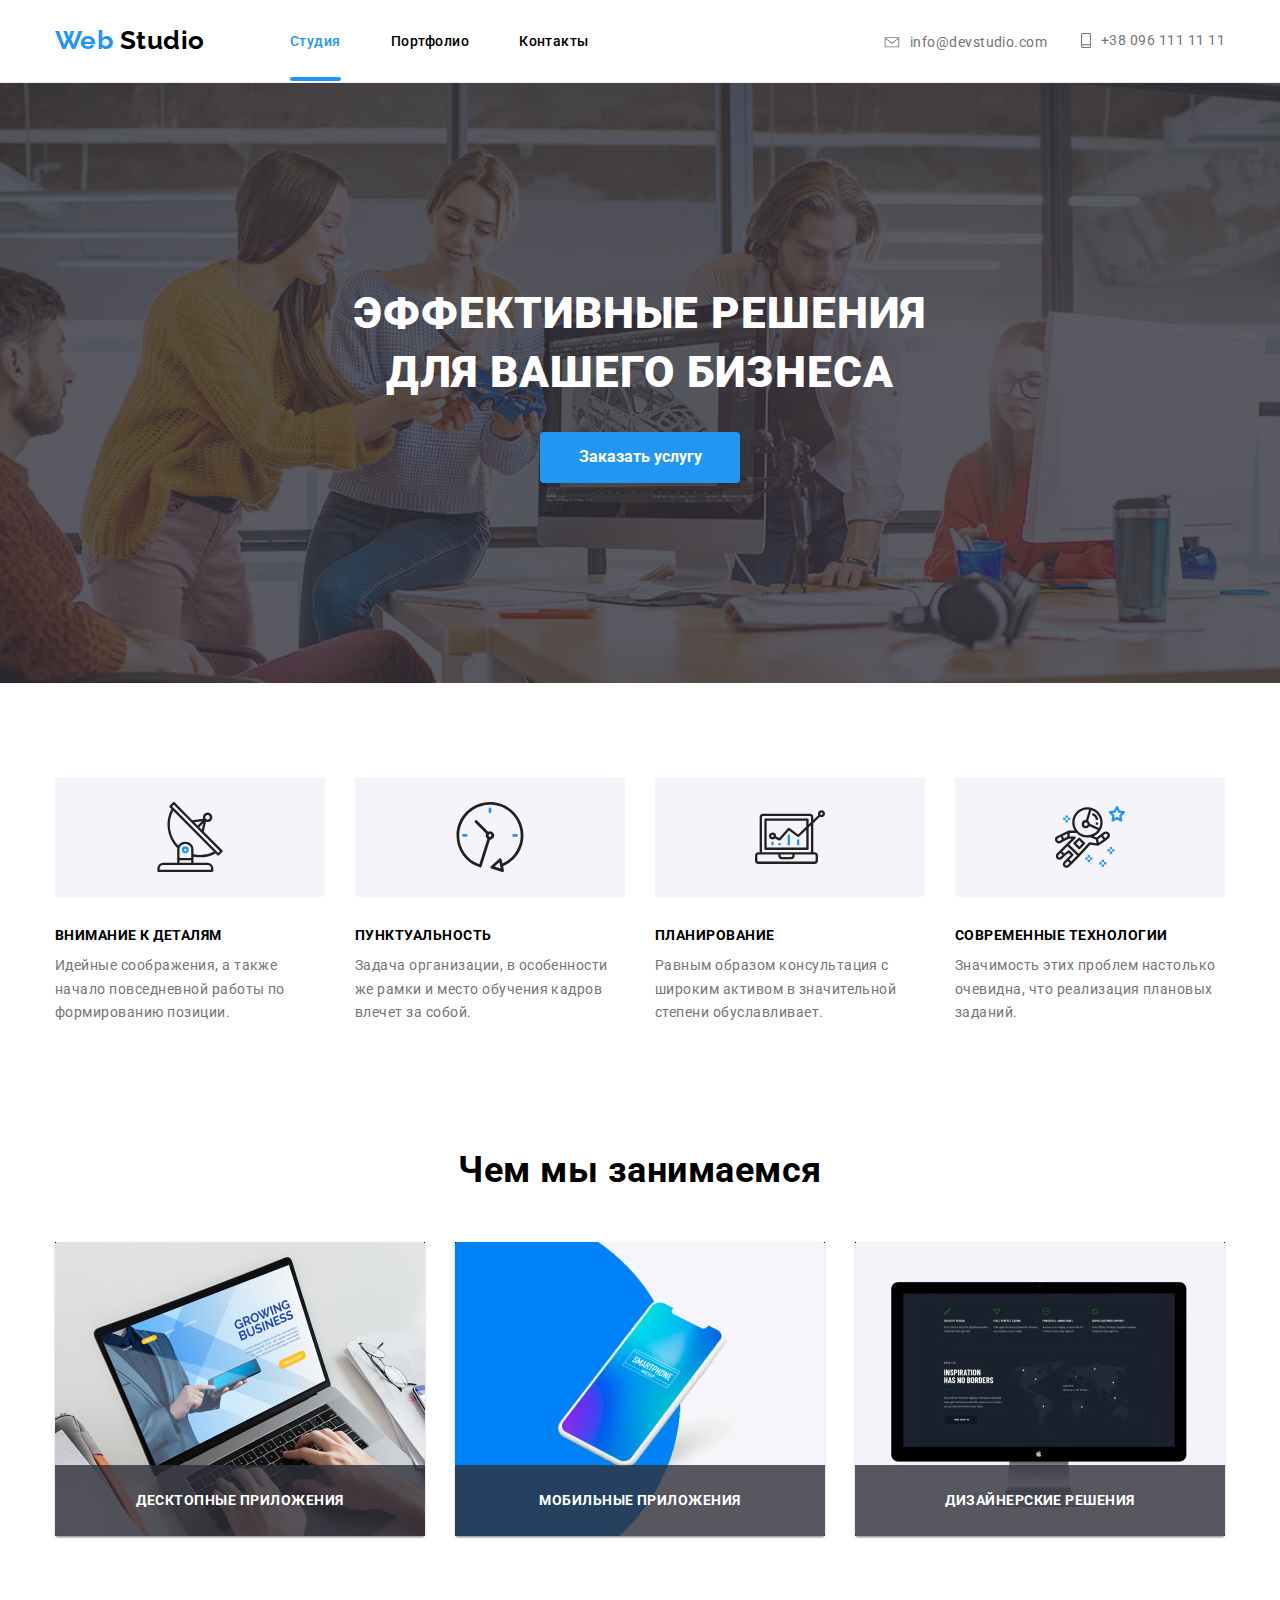
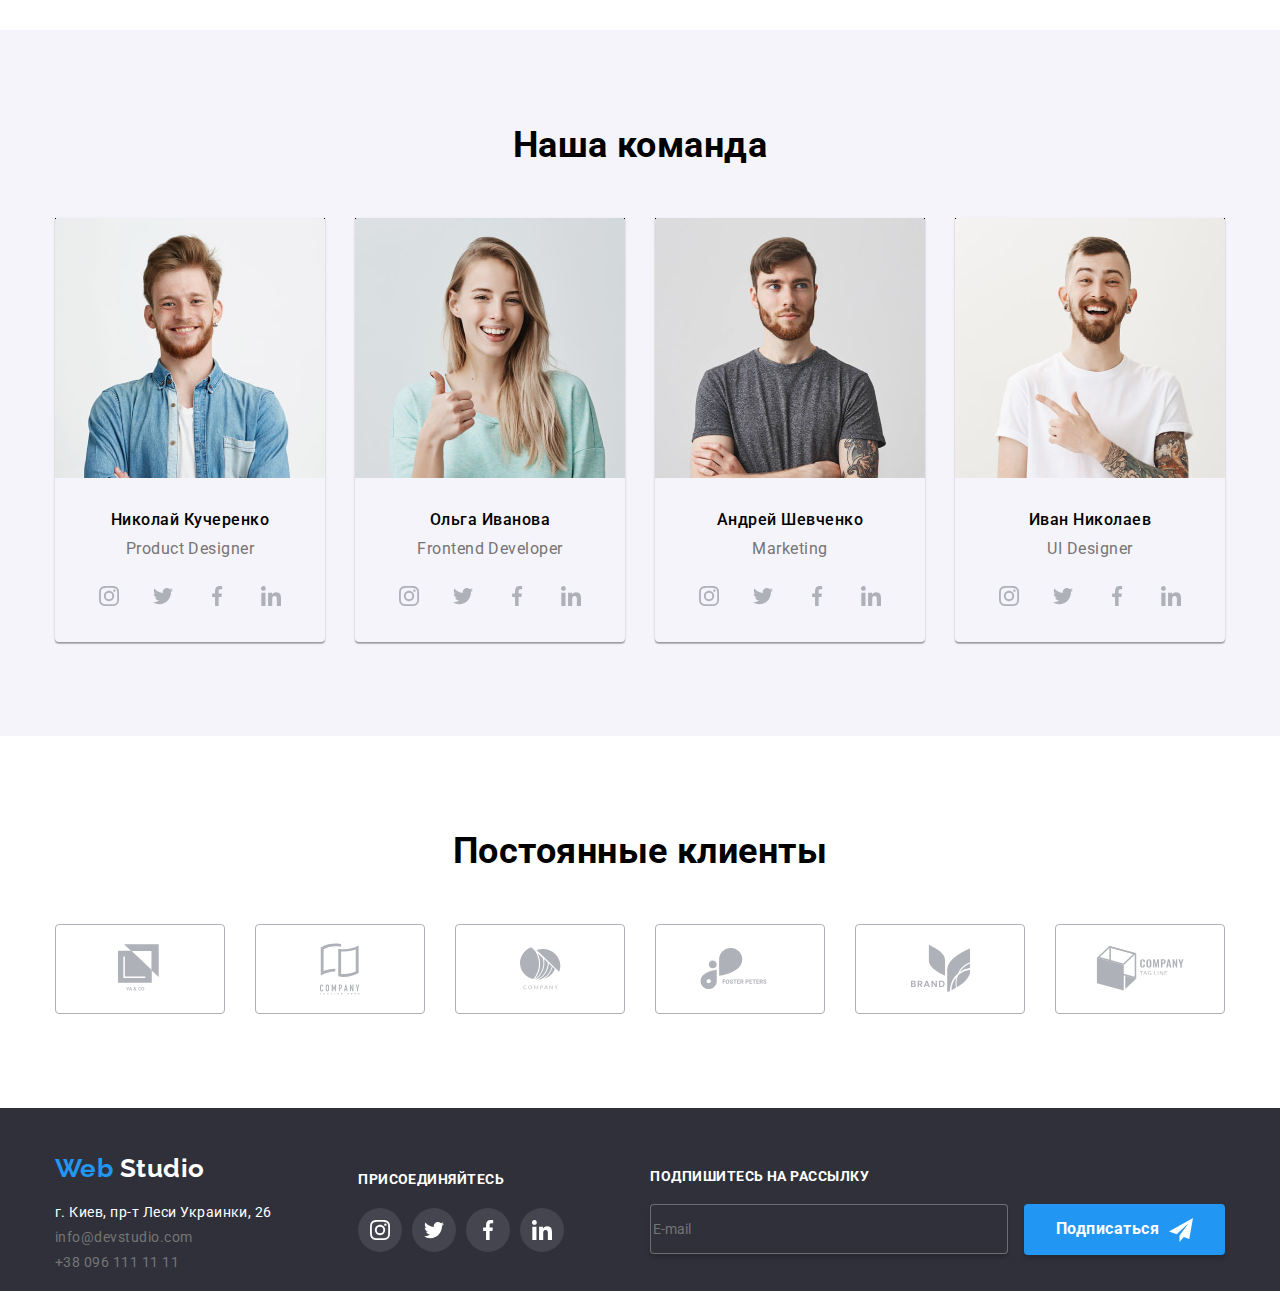
<file: index.html>
<!DOCTYPE html>
<html lang="ru">
  <head>
    <meta charset="UTF-8" />
    <meta name="viewport" content="width=device-width, initial-scale=1.0" />
    <title>Web Studio</title>
    <link
      rel="stylesheet"
      href="https://cdnjs.cloudflare.com/ajax/libs/modern-normalize/0.6.0/modern-normalize.min.css"
    />
    <link
      href="https://fonts.googleapis.com/css2?family=Raleway:wght@700&family=Roboto:wght@400;500;700;900&display=swap"
      rel="stylesheet"
    />
    <link rel="stylesheet" href="./css/style.css" />
  </head>
  <body>
    <!-- Header -->
    <header class="page-header">
      <nav class="container">
        <a href="/" class="logo"> <span class="logo-web">Web</span> Studio </a>
        <ul class="site-nav">
          <li class="site-nav-item"><a href="./index.html" class="link current">Студия</a></li>
          <li class="site-nav-item"><a href="./portfolio.html" class="link">Портфолио</a></li>
          <li class="site-nav-item"><a href="#" class="link">Контакты</a></li>
        </ul>
        <address class="address-nav">
          <a class="address-nav-link" href="mailto:info@devstudio.com">
            <svg class="address-nav-icon" width="16" height="11">
              <use href="./image/symbol-defs7.svg#icon-envelope1"></use>
            </svg>
            info@devstudio.com</a
          >
          <a class="address-nav-link" href="tel:+380961111111">
            <svg class="address-nav-icon" width="10" height="15">
              <use href="./image/symbol-defs7.svg#icon-smartphone1"></use>
            </svg>
            +38 096 111 11 11</a
          >
        </address>
      </nav>
    </header>
    <main>
      <!-- Hero -->
      <section class="hero">
        <h1 class="hero-title">
          Эффективные решения <br />
          для вашего бизнеса
        </h1>

        <button class="hero-button" data-open-modal>Заказать услугу</button>
      </section>
      <!-- Advantages -->
      <section class="section-advantages">
        <div class="container-advantages">
          <ul class="box-advantages">
            <li class="box-advantages-item icon-antenna">
              <h3 class="title-advantages">Внимание к деталям</h3>
              <p>
                Идейные соображения, а также начало повседневной работы по формированию позиции.
              </p>
            </li>
            <li class="box-advantages-item icon-clock">
              <h3 class="title-advantages">Пунктуальность</h3>
              <p>
                Задача организации, в особенности же рамки и место обучения кадров влечет за собой.
              </p>
            </li>
            <li class="box-advantages-item icon-diagram">
              <h3 class="title-advantages">Планирование</h3>
              <p>
                Равным образом консультация с широким активом в значительной степени обуславливает.
              </p>
            </li>
            <li class="box-advantages-item icon-astronaut">
              <h3 class="title-advantages">Современные технологии</h3>
              <p>
                Значимость этих проблем настолько очевидна, что реализация плановых заданий.
              </p>
            </li>
          </ul>
        </div>
      </section>

      <!-- section-whot-do-we -->
      <section class="section-whot-do-we">
        <div class="container-whot-do-we">
          <h2 class="section-title">Чем мы занимаемся</h2>
          <ul class="box-whot-do-we">
            <li class="box-whot-do-we-item">
              <a href="#">
                <img
                  class="whot-do-we-img"
                  src="./image/desktopapplications.jpg"
                  alt="desktop applications"
                  width="370"
                  height="294"
                />
              </a>
              <p class="section-whot-do-we-text">Десктопные приложения</p>
            </li>
            <li class="box-whot-do-we-item">
              <a href="#">
                <img
                  src="./image/mobileapplications.jpg"
                  alt="mobile applications"
                  width="370"
                  height="294"
                />
              </a>
              <p class="section-whot-do-we-text">Мобильные приложения</p>
            </li>
            <li class="box-whot-do-we-item">
              <a href="#">
                <img
                  src="./image/designdecisions.jpg"
                  alt="design decisions"
                  width="370"
                  height="294"
                />
              </a>
              <p class="section-whot-do-we-text">Дизайнерские решения</p>
            </li>
          </ul>
        </div>
      </section>
      <!-- Team -->
      <section class="section-team">
        <div class="container-team">
          <h2 class="section-title">Наша команда</h2>
          <ul class="box-team">
            <li class="box-team-item">
              <img src="./image/JohnSmith.jpg" alt="photo John Smith" width="270" />
              <h3 class="name">Николай Кучеренко</h3>
              <p class="team-text">Product Designer</p>
              <ul class="social-list">
                <li class="social-item">
                  <a class="social-link" href="">
                    <svg class="social-icon" width="20" height="20">
                      <use href="./image/symbol-defs7.svg#icon-instagram1"></use>
                    </svg>
                  </a>
                </li>
                <li class="social-item">
                  <a class="social-link" href="">
                    <svg class="social-icon" width="20" height="20">
                      <use href="./image/symbol-defs7.svg#icon-twitter1"></use>
                    </svg>
                  </a>
                </li>
                <li class="social-item">
                  <a class="social-link" href="">
                    <svg class="social-icon" width="20" height="20">
                      <use href="./image/symbol-defs7.svg#icon-facebook1"></use>
                    </svg>
                  </a>
                </li>
                <li class="social-item">
                  <a class="social-link" href="">
                    <svg class="social-icon" width="20" height="20">
                      <use href="./image/symbol-defs7.svg#icon-linkedin-1"></use>
                    </svg>
                  </a>
                </li>
              </ul>
            </li>
            <li class="box-team-item">
              <img src="./image/MartaStewart.jpg" alt="photo MartaStewart" width="270" />
              <h3 class="name">Ольга Иванова</h3>
              <p class="team-text">Frontend Developer</p>
              <ul class="social-list">
                <li class="social-item">
                  <a class="social-link" href="">
                    <svg class="social-icon" width="20" height="20">
                      <use href="./image/symbol-defs7.svg#icon-instagram1"></use>
                    </svg>
                  </a>
                </li>
                <li class="social-item">
                  <a class="social-link" href="">
                    <svg class="social-icon" width="20" height="20">
                      <use href="./image/symbol-defs7.svg#icon-twitter1"></use>
                    </svg>
                  </a>
                </li>
                <li class="social-item">
                  <a class="social-link" href="">
                    <svg class="social-icon" width="20" height="20">
                      <use href="./image/symbol-defs7.svg#icon-facebook1"></use>
                    </svg>
                  </a>
                </li>
                <li class="social-item">
                  <a class="social-link" href="">
                    <svg class="social-icon" width="20" height="20">
                      <use href="./image/symbol-defs7.svg#icon-linkedin-1"></use>
                    </svg>
                  </a>
                </li>
              </ul>
            </li>
            <li class="box-team-item">
              <img src="./image/RobertJakis.jpg" alt="photo Robert Jakis" width="270" />
              <h3 class="name">Андрей Шевченко</h3>
              <p class="team-text">Marketing</p>
              <ul class="social-list">
                <li class="social-item">
                  <a class="social-link" href="">
                    <svg class="social-icon" width="20" height="20">
                      <use href="./image/symbol-defs7.svg#icon-instagram1"></use>
                    </svg>
                  </a>
                </li>
                <li class="social-item">
                  <a class="social-link" href="">
                    <svg class="social-icon" width="20" height="20">
                      <use href="./image/symbol-defs7.svg#icon-twitter1"></use>
                    </svg>
                  </a>
                </li>
                <li class="social-item">
                  <a class="social-link" href="">
                    <svg class="social-icon" width="20" height="20">
                      <use href="./image/symbol-defs7.svg#icon-facebook1"></use>
                    </svg>
                  </a>
                </li>
                <li class="social-item">
                  <a class="social-link" href="">
                    <svg class="social-icon" width="20" height="20">
                      <use href="./image/symbol-defs7.svg#icon-linkedin-1"></use>
                    </svg>
                  </a>
                </li>
              </ul>
            </li>
            <li class="box-team-item">
              <img src="./image/MartinDoe.jpg" alt="photo Martin Doe" width="270" />
              <h3 class="name">Иван Николаев</h3>
              <p class="team-text">UI Designer</p>
              <ul class="social-list">
                <li class="social-item">
                  <a class="social-link" href="">
                    <svg class="social-icon" width="20" height="20">
                      <use href="./image/symbol-defs7.svg#icon-instagram1"></use>
                    </svg>
                  </a>
                </li>
                <li class="social-item">
                  <a class="social-link" href="">
                    <svg class="social-icon" width="20" height="20">
                      <use href="./image/symbol-defs7.svg#icon-twitter1"></use>
                    </svg>
                  </a>
                </li>
                <li class="social-item">
                  <a class="social-link" href="">
                    <svg class="social-icon" width="20" height="20">
                      <use href="./image/symbol-defs7.svg#icon-facebook1"></use>
                    </svg>
                  </a>
                </li>
                <li class="social-item">
                  <a class="social-link" href="">
                    <svg class="social-icon" width="20" height="20">
                      <use href="./image/symbol-defs7.svg#icon-linkedin-1"></use>
                    </svg>
                  </a>
                </li>
              </ul>
            </li>
          </ul>
        </div>
      </section>
      <!-- Regular customers -->
      <section class="section-customers">
        <div class="container-customers">
          <h2 class="section-title">Постоянные клиенты</h2>
          <ul class="list-icon">
            <li class="list-icon-item">
              <a class="list-icon-link" href="#">
                <svg class="social-icon-customers" width="45" height="50">
                  <use href="./image/symbol-defs7.svg#icon-logo-1"></use>
                </svg>
              </a>
            </li>
            <li class="list-icon-item">
              <a class="list-icon-link" href="#">
                <svg class="social-icon-customers" width="40" height="52">
                  <use href="./image/symbol-defs7.svg#icon-logo-2"></use>
                </svg>
              </a>
            </li>
            <li class="list-icon-item">
              <a class="list-icon-link" href="#">
                <svg class="social-icon-customers" width="41" height="43">
                  <use href="./image/symbol-defs7.svg#icon-logo-3"></use>
                </svg>
              </a>
            </li>
            <li class="list-icon-item">
              <a class="list-icon-link" href="#">
                <svg class="social-icon-customers" width="80" height="42">
                  <use href="./image/symbol-defs7.svg#icon-logo-4"></use>
                </svg>
              </a>
            </li>
            <li class="list-icon-item">
              <a class="list-icon-link" href="#">
                <svg class="social-icon-customers" width="59" height="49">
                  <use href="./image/symbol-defs7.svg#icon-logo-5"></use>
                </svg>
              </a>
            </li>
            <li class="list-icon-item">
              <a class="list-icon-link" href="#">
                <svg class="social-icon-customers" width="89" height="45">
                  <use href="./image/symbol-defs7.svg#icon-logo-6"></use>
                </svg>
              </a>
            </li>
          </ul>
        </div>
      </section>
    </main>
    <footer>
      <div class="container-footer">
        <ul class="fooret-box">
          <li>
            <a href="/" class="logo-footer">
              <span class="logo-web">Web</span> <span class="logo-studio-white">Studio</span>
            </a>
            <address class="address-footer">
              <a class="address-map" href="">г. Киев, пр-т Леси Украинки, 26</a>
              <a class="address-link" href="mailto:info@devstudio.com">info@devstudio.com</a>
              <a class="address-link" href="tel:+380961111111">+38 096 111 11 11</a>
            </address>
          </li>
          <li>
            <h3 class="footer-title">Присоединяйтесь</h3>
            <ul class="social-list-footer">
              <li class="social-item-footer">
                <a class="social-link-footer" href="">
                  <svg class="social-icon-footer" width="20" height="20">
                    <use href="./image/symbol-defs7.svg#icon-instagram1"></use>
                  </svg>
                </a>
              </li>
              <li class="social-item-footer">
                <a class="social-link-footer" href="">
                  <svg class="social-icon-footer" width="20" height="20">
                    <use href="./image/symbol-defs7.svg#icon-twitter1"></use>
                  </svg>
                </a>
              </li>
              <li class="social-item-footer">
                <a class="social-link-footer" href="">
                  <svg class="social-icon-footer" width="20" height="20">
                    <use href="./image/symbol-defs7.svg#icon-facebook1"></use>
                  </svg>
                </a>
              </li>
              <li class="social-item-footer">
                <a class="social-link-footer" href="">
                  <svg class="social-icon-footer" width="20" height="20">
                    <use href="./image/symbol-defs7.svg#icon-linkedin-1"></use>
                  </svg>
                </a>
              </li>
            </ul>
          </li>
          <li>
            <h3 class="footer-title">Подпишитесь на рассылку</h3>
            <div class="box-subscribe">
              <form class="form-subscribe js-speaker-form">
                <input class="input-subscribe" type="email" name="mail" placeholder="E-mail" />
                <label for="mail" class="button-subscribe">Подписаться</label>
              </form>
            </div>
          </li>
        </ul>
      </div>
    </footer>
    <!-- Modal to order -->
    <div class="backdrop is-hidden" data-backdrop>
      <div class="modal-to-order">
        <h2 class="modal-label">Оставьте свои данные, мы вам перезвоним</h2>
        <form class="form js-speaker-form">
          <div class="form-field">
            <input class="form-input" type="text" name="name" id="name" placeholder=" " />
            <label class="form-label" for="name">Имя</label>
            <svg class="icon-modal" width="18" height="18">
              <use href="./image/symbol-defs7.svg#icon-person"></use>
            </svg>
          </div>
          <div class="form-field">
            <input class="form-input" type="tel" name="tel" id="tel" placeholder=" " />
            <label class="form-label" for="tel">Телефон</label>

            <svg class="icon-modal" width="18" height="18">
              <use href="./image/symbol-defs7.svg#icon-phone"></use>
            </svg>
          </div>
          <div class="form-field">
            <input class="form-input" type="email" name="mail" id="mail" placeholder=" " />
            <label class="form-label" for="mail">Почта</label>

            <svg class="icon-modal" width="18" height="18">
              <use href="./image/symbol-defs7.svg#icon-email"></use>
            </svg>
          </div>
          <div class="form-field">
            <textarea
              class="comment"
              name="comment"
              id="comment"
              rows="8"
              placeholder=" "
            ></textarea>
            <label class="form-label-comment" for="comment">Коментарий</label>
          </div>

          <div class="form-field">
            <label class="form-checkbox" for="checkbox">
              <input class="checkbox" type="checkbox" name="topic" id="checkbox" />
              <span class="checkbox-label">
                Соглашаюсь с рассылкой и принимаю 
                <a class="checkbox-link" href="#"> Условия договора</a>
              </span>
            </label>
          </div>
        </form>
        <button class="modal-send">Отправить</button>
        <button class="modal-close" data-close-modal>
          <svg class="close-icon" width="18" height="18">
            <use href="./image/symbol-defs7.svg#icon-close"></use>
          </svg>
        </button>
      </div>
    </div>

    <script>
      const refs = {
        openModalBtn: document.querySelector('[data-open-modal]'),
        closeModalBtn: document.querySelector('[data-close-modal]'),
        backdrop: document.querySelector('[data-backdrop]'),
      };

      refs.openModalBtn.addEventListener('click', toggleModal);
      refs.closeModalBtn.addEventListener('click', toggleModal);

      refs.backdrop.addEventListener('click', logBackdropClick);

      function toggleModal() {
        refs.backdrop.classList.toggle('is-hidden');
      }

      function logBackdropClick() {
        console.log('Это клик в бекдроп');
      }
    </script>
    <script>
      (() => {
        document.querySelector('.js-speaker-form').addEventListener('submit', e => {
          e.preventDefault();

          new FormData(e.currentTarget).forEach((value, name) => console.log(`${name}: ${value}`));

          e.currentTarget.reset();
        });
      })();
    </script>
  </body>
</html>
</file>
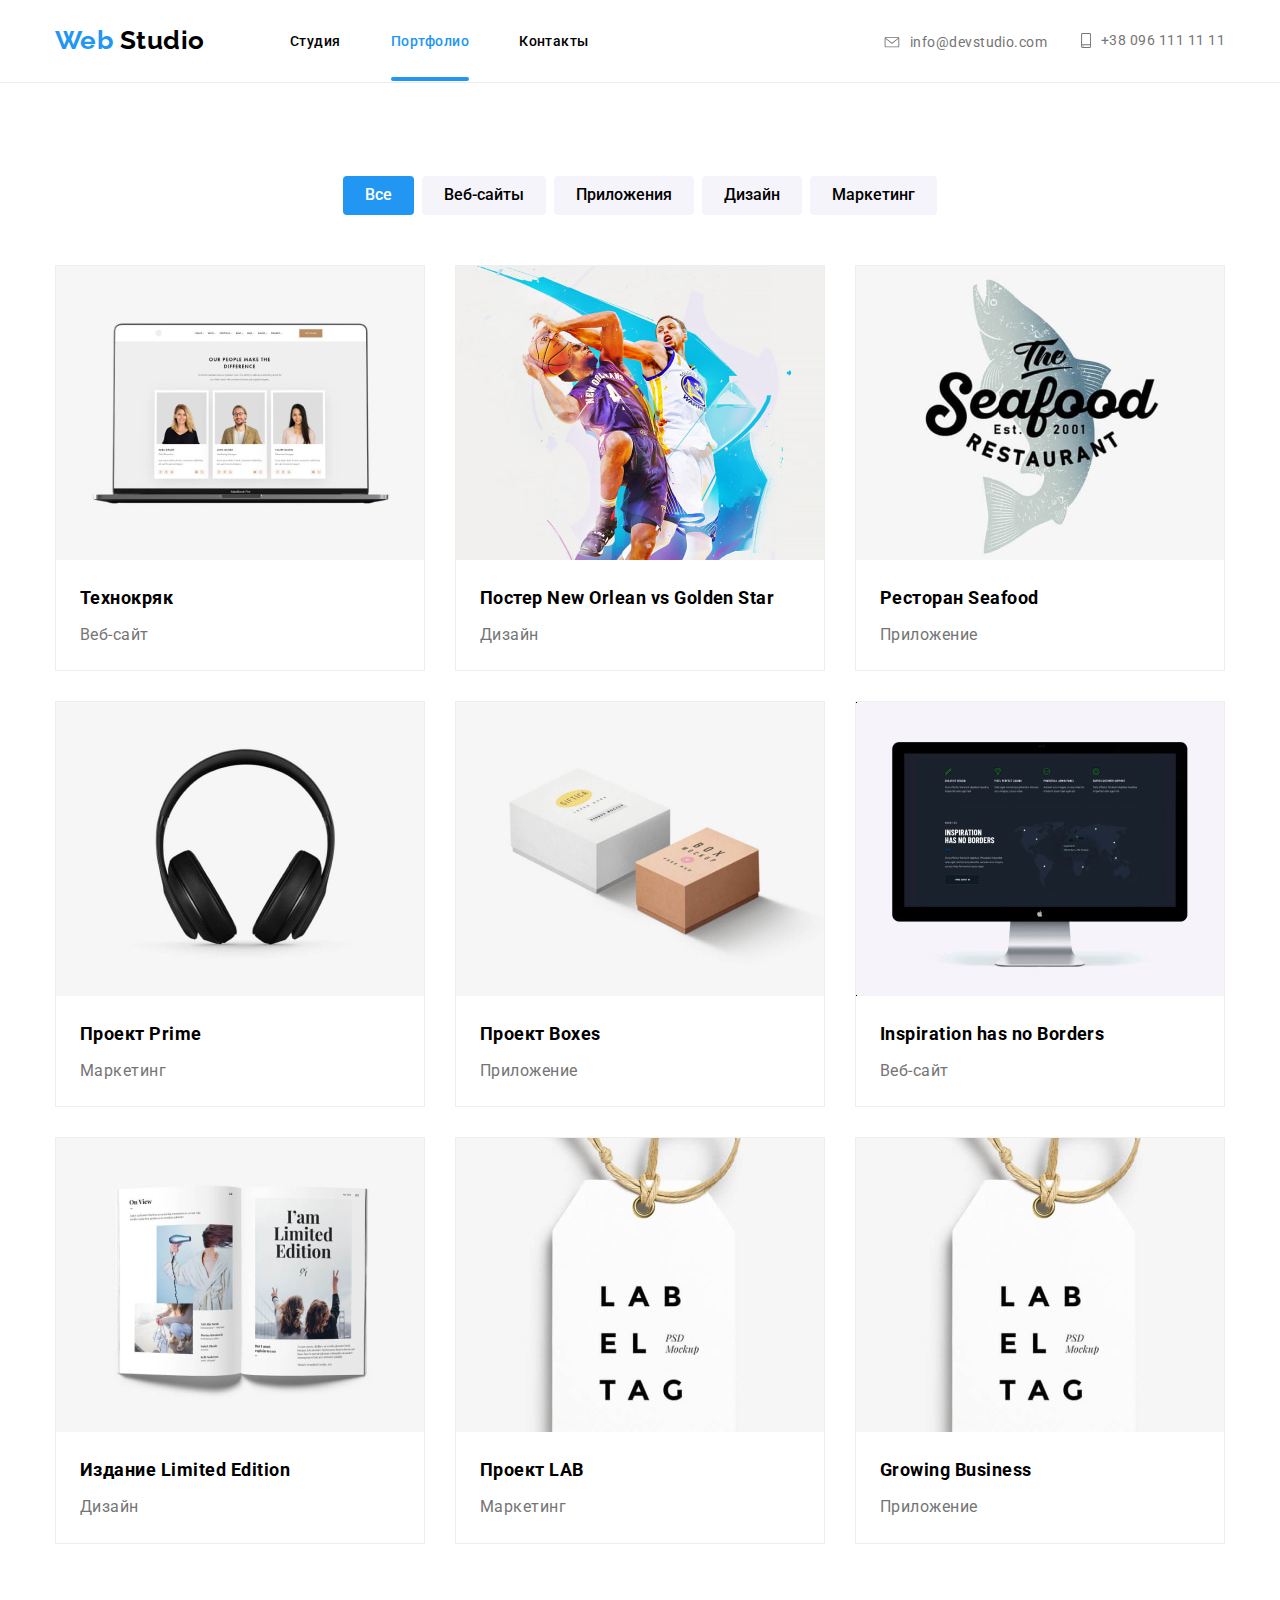
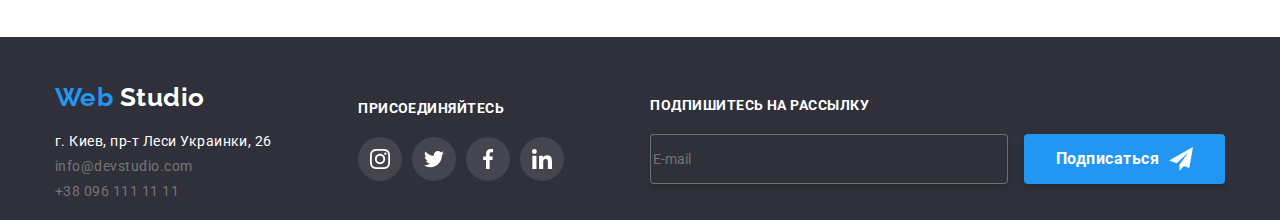
<file: portfolio.html>
<!DOCTYPE html>
<html lang="ru">
  <head>
    <meta charset="UTF-8" />
    <meta name="viewport" content="width=device-width, initial-scale=1.0" />
    <title>Web Studio Portfolio</title>
    <link
      rel="stylesheet"
      href="https://cdnjs.cloudflare.com/ajax/libs/modern-normalize/0.6.0/modern-normalize.min.css"
    />
    <link
      href="https://fonts.googleapis.com/css2?family=Raleway:wght@700&family=Roboto:wght@400;500;700;900&display=swap"
      rel="stylesheet"
    />
    <link rel="stylesheet" href="./css/style.css" />
  </head>
  <body>
    <!-- Header -->
    <header class="page-header">
      <nav class="container">
        <a href="/" class="logo"> <span class="logo-web">Web</span> Studio </a>
        <ul class="site-nav">
          <li class="site-nav-item"><a href="./index.html" class="link">Студия</a></li>
          <li class="site-nav-item">
            <a href="./portfolio.html" class="link current">Портфолио</a>
          </li>
          <li class="site-nav-item"><a href="#" class="link">Контакты</a></li>
        </ul>
        <address class="address-nav">
          <a class="address-nav-link" href="mailto:info@devstudio.com">
            <svg class="address-nav-icon" width="16" height="11">
              <use href="./image/symbol-defs7.svg#icon-envelope1"></use>
            </svg>
            info@devstudio.com</a
          >
          <a class="address-nav-link" href="tel:+380961111111">
            <svg class="address-nav-icon" width="10" height="15">
              <use href="./image/symbol-defs7.svg#icon-smartphone1"></use>
            </svg>
            +38 096 111 11 11</a
          >
        </address>
      </nav>
    </header>
    <main class="portfolio">
      <div class="container-portfolio">
        <h1 class="portfolio-title">Портфолио</h1>
        <ul class="portfolio-button-list">
          <li class="portfolio-button-item">
            <button class="button-portfolio current" type="button">Все</button>
          </li>
          <li class="portfolio-button-item">
            <button class="button-portfolio" type="button">Веб-сайты</button>
          </li>
          <li class="portfolio-button-item">
            <button class="button-portfolio" type="button">Приложения</button>
          </li>
          <li class="portfolio-button-item">
            <button class="button-portfolio" type="button">Дизайн</button>
          </li>
          <li class="portfolio-button-item">
            <button class="button-portfolio" type="button">Маркетинг</button>
          </li>
        </ul>
        <ul class="portfolio-list">
          <li class="portfolio-item">
            <a class="portfolio-link" href="#">
              <div class="portfolio-card">
                <div class="portfolio-overlay">
                  <img src="./image/LaptopSkreen.jpg" alt="Laptop Skreen" width="370" />
                  <p class="portfolio-text-about">
                    Технокряк это современная площадка распространения коронавируса. Компании
                    используют эту платформу для цифрового шпионажа и атак на защищённые сервера
                    конкурентов.
                  </p>
                </div>
                <div class="portfolio-text">
                  <h2 class="portfolio-caption">Технокряк</h2>
                  <p class="portfolio-kind">Веб-сайт</p>
                </div>
              </div>
            </a>
          </li>
          <li class="portfolio-item">
            <a class="portfolio-link" href="#">
              <div class="portfolio-card">
                <div class="portfolio-overlay">
                  <img src="./image/BasketballPlayers.jpg" alt="Basketball Players" width="370" />
                  <p class="portfolio-text-about">
                    Технокряк это современная площадка распространения коронавируса. Компании
                    используют эту платформу для цифрового шпионажа и атак на защищённые сервера
                    конкурентов.
                  </p>
                </div>
                <div class="portfolio-text">
                  <h2 class="portfolio-caption">Постер New Orlean vs Golden Star</h2>
                  <p class="portfolio-kind">Дизайн</p>
                </div>
              </div>
            </a>
          </li>
          <li class="portfolio-item">
            <a class="portfolio-link" href="#">
              <div class="portfolio-card">
                <div class="portfolio-overlay">
                  <img src="./image/LogoSeafood.jpg" alt="Logo Seafood" width="370" />
                  <p class="portfolio-text-about">
                    Технокряк это современная площадка распространения коронавируса. Компании
                    используют эту платформу для цифрового шпионажа и атак на защищённые сервера
                    конкурентов.
                  </p>
                </div>
                <div class="portfolio-text">
                  <h2 class="portfolio-caption">Ресторан Seafood</h2>
                  <p class="portfolio-kind">Приложение</p>
                </div>
              </div>
            </a>
          </li>
          <li class="portfolio-item">
            <a class="portfolio-link" href="#">
              <div class="portfolio-card">
                <div class="portfolio-overlay">
                  <img src="./image/headphones.jpg" alt="headphones" width="370" />
                  <p class="portfolio-text-about">
                    Технокряк это современная площадка распространения коронавируса. Компании
                    используют эту платформу для цифрового шпионажа и атак на защищённые сервера
                    конкурентов.
                  </p>
                </div>
                <div class="portfolio-text">
                  <h2 class="portfolio-caption">Проект Prime</h2>
                  <p class="portfolio-kind">Маркетинг</p>
                </div>
              </div>
            </a>
          </li>
          <li class="portfolio-item">
            <a class="portfolio-link" href="#">
              <div class="portfolio-card">
                <div class="portfolio-overlay">
                  <img src="./image/Boxes.jpg" alt="Boxes" width="370" />
                  <p class="portfolio-text-about">
                    Технокряк это современная площадка распространения коронавируса. Компании
                    используют эту платформу для цифрового шпионажа и атак на защищённые сервера
                    конкурентов.
                  </p>
                </div>
                <div class="portfolio-text">
                  <h2 class="portfolio-caption">Проект Boxes</h2>
                  <p class="portfolio-kind">Приложение</p>
                </div>
              </div>
            </a>
          </li>

          <li class="portfolio-item">
            <a class="portfolio-link" href="#">
              <div class="portfolio-card">
                <div class="portfolio-overlay">
                  <img src="./image/designdecisions.jpg" alt="design decisions" width="370" />
                  <p class="portfolio-text-about">
                    Технокряк это современная площадка распространения коронавируса. Компании
                    используют эту платформу для цифрового шпионажа и атак на защищённые сервера
                    конкурентов.
                  </p>
                </div>
                <div class="portfolio-text">
                  <h2 class="portfolio-caption">Inspiration has no Borders</h2>
                  <p class="portfolio-kind">Веб-сайт</p>
                </div>
              </div>
            </a>
          </li>
          <li class="portfolio-item">
            <a class="portfolio-link" href="#">
              <div class="portfolio-card">
                <div class="portfolio-overlay">
                  <img src="./image/magazine.jpg" alt="magazine" width="370" />
                  <p class="portfolio-text-about">
                    Технокряк это современная площадка распространения коронавируса. Компании
                    используют эту платформу для цифрового шпионажа и атак на защищённые сервера
                    конкурентов.
                  </p>
                </div>
                <div class="portfolio-text">
                  <h2 class="portfolio-caption">Издание Limited Edition</h2>
                  <p class="portfolio-kind">Дизайн</p>
                </div>
              </div>
            </a>
          </li>
          <li class="portfolio-item">
            <a class="portfolio-link" href="#">
              <div class="portfolio-card">
                <div class="portfolio-overlay">
                  <img src="./image/tag.jpg" alt="tag" width="370" />
                  <p class="portfolio-text-about">
                    Технокряк это современная площадка распространения коронавируса. Компании
                    используют эту платформу для цифрового шпионажа и атак на защищённые сервера
                    конкурентов.
                  </p>
                </div>
                <div class="portfolio-text">
                  <h2 class="portfolio-caption">Проект LAB</h2>
                  <p class="portfolio-kind">Маркетинг</p>
                </div>
              </div>
            </a>
          </li>
          <li class="portfolio-item">
            <a class="portfolio-link" href="#">
              <div class="portfolio-card">
                <div class="portfolio-overlay">
                  <img src="./image/tag.jpg" alt="tag" width="370" />
                  <p class="portfolio-text-about">
                    Технокряк это современная площадка распространения коронавируса. Компании
                    используют эту платформу для цифрового шпионажа и атак на защищённые сервера
                    конкурентов.
                  </p>
                </div>
                <div class="portfolio-text">
                  <h2 class="portfolio-caption">Growing Business</h2>
                  <p class="portfolio-kind">Приложение</p>
                </div>
              </div>
            </a>
          </li>
        </ul>
      </div>
    </main>
    <footer>
      <div class="container-footer">
        <ul class="fooret-box">
          <li>
            <a href="/" class="logo-footer">
              <span class="logo-web">Web</span> <span class="logo-studio-white">Studio</span>
            </a>
            <address class="address-footer">
              <a class="address-map" href="">г. Киев, пр-т Леси Украинки, 26</a>
              <a class="address-link" href="mailto:info@devstudio.com">info@devstudio.com</a>
              <a class="address-link" href="tel:+380961111111">+38 096 111 11 11</a>
            </address>
          </li>
          <li>
            <h3 class="footer-title">Присоединяйтесь</h3>
            <ul class="social-list-footer">
              <li class="social-item-footer">
                <a class="social-link-footer" href="">
                  <svg class="social-icon-footer" width="20" height="20">
                    <use href="./image/symbol-defs7.svg#icon-instagram1"></use>
                  </svg>
                </a>
              </li>
              <li class="social-item-footer">
                <a class="social-link-footer" href="">
                  <svg class="social-icon-footer" width="20" height="20">
                    <use href="./image/symbol-defs7.svg#icon-twitter1"></use>
                  </svg>
                </a>
              </li>
              <li class="social-item-footer">
                <a class="social-link-footer" href="">
                  <svg class="social-icon-footer" width="20" height="20">
                    <use href="./image/symbol-defs7.svg#icon-facebook1"></use>
                  </svg>
                </a>
              </li>
              <li class="social-item-footer">
                <a class="social-link-footer" href="">
                  <svg class="social-icon-footer" width="20" height="20">
                    <use href="./image/symbol-defs7.svg#icon-linkedin-1"></use>
                  </svg>
                </a>
              </li>
            </ul>
          </li>
          <li>
            <h3 class="footer-title">Подпишитесь на рассылку</h3>
            <div class="box-subscribe">
              <form class="form-subscribe js-speaker-form">
                <input class="input-subscribe" type="email" name="mail" placeholder="E-mail" />
                <label for="mail" class="button-subscribe">Подписаться</label>
              </form>
            </div>
          </li>
        </ul>
      </div>
    </footer>
    <script>
      (() => {
        document.querySelector('.js-speaker-form').addEventListener('submit', e => {
          e.preventDefault();

          new FormData(e.currentTarget).forEach((value, name) => console.log(`${name}: ${value}`));

          e.currentTarget.reset();
        });
      })();
    </script>
  </body>
</html>
</file>
<file: css/style.css>
:root {
  --primary-text-color: #757575;
  --title-text-color: #000000;
  --accent-color: #2196f3;
  --primary-white-color: #ffffff;
  --color1: #212121;
}

body {
  background-color: #ffffff;
  color: var(--primary-text-color);
  font-family: Roboto, sans-serif;
  font-style: normal;
  font-weight: normal;
  font-size: 14px;
  letter-spacing: 0.03rem;
}

a {
  text-decoration: none;
  color: var(--primary-text-color);
  font-style: normal;
}

ul {
  list-style-type: none;
  padding-left: 0;
  margin-top: 0;
  margin-bottom: 0;
}

.page-header {
  border-bottom: 1px solid #ececec;
}

h1,
h2 {
  padding: 0;
  margin: 0;
}

h3 {
  padding: 0;
  margin: 0;
  font-weight: bold;
  font-size: 14px;
  line-height: 1.2;
  text-transform: uppercase;
}

a {
  padding: 0;
  margin: 0;
}

section {
  margin-bottom: 94px;
}

p {
  margin: 0;
  line-height: 1.7;
}

.container,
.container-advantages,
.container-whot-do-we,
.container-team,
.container-customers,
.container-footer,
.container-portfolio {
  margin-left: auto;
  margin-right: auto;
  width: 1200px;
  padding-left: 15px;
  padding-right: 15px;
}

.container {
  display: flex;
  align-items: center;
}

.site-nav,
.box-subscribe {
  display: flex;
}

.site-nav-item + .site-nav-item {
  margin-left: 50px;
}

.address-nav-link {
  display: inline-flex;
  align-items: center;
  padding-top: 32px;
  padding-bottom: 32px;
  transition: color 250ms cubic-bezier(0.4, 0, 0.2, 1);
}

.box-advantages,
.box-whot-do-we,
.box-team,
.list-icon,
.fooret-box {
  display: flex;
  justify-content: space-between;
}

.fooret-box {
  align-items: center;
}

.logo,
.logo-footer {
  color: var(--title-text-color);
  font-family: Raleway;
  font-style: normal;
  font-weight: bold;
  font-size: 26px;
  line-height: 1.2;
}

.logo {
  margin-right: 85px;
}

.address-nav-icon {
  display: inline-flex;
  align-items: center;
  margin-right: 10px;
  fill: var(--primary-text-color);

  transition: fill 250ms cubic-bezier(0.4, 0, 0.2, 1);
}

.link:hover,
.link:focus,
.link.current,
.address-nav-link:hover,
.address-nav-link:focus {
  color: var(--accent-color);
}

.link.current::after {
  content: '';

  position: absolute;
  left: 0;
  bottom: 0;

  display: block;
  width: 100%;
  height: 4px;
  background-color: #2196f3;
  border-radius: 2px;
}

.address-nav-link:hover .address-nav-icon,
.address-nav-link:focus .address-nav-icon {
  fill: var(--accent-color);
}

.hero {
  display: flex;
  flex-direction: column;
  align-items: center;
  justify-content: center;
  max-width: 1600px;
  min-height: 600px;
  margin-left: auto;
  margin-right: auto;
  background-color: rgb(47, 48, 58, 0.8);
  background-image: linear-gradient(to right, rgba(47, 48, 58, 0.8), rgba(47, 48, 58, 0.8)),
    url(../image/Headerimg.jpg);
  background-repeat: no-repeat;
  background-position: center;
  background-size: cover;
}

.hero-title {
  color: var(--primary-white-color);
  font-weight: 900;
  font-size: 44px;
  line-height: 1.35;
  text-align: center;
  text-transform: uppercase;
  letter-spacing: 0.06rem;
  margin-top: auto;
  margin-bottom: 30px;
}

.hero-button,
.button-subscribe,
.modal-send {
  display: block;
  border: 0;
  border-radius: 4px;
  padding: 10px 32px;
  min-width: 200px;
  margin: 0 auto;

  background-color: var(--accent-color);
  color: var(--primary-white-color);
  box-shadow: 0px 4px 4px rgba(0, 0, 0, 0.15);
  font-weight: bold;
  font-size: 16px;
  line-height: 1.9;
  text-align: center;
}

.hero-button {
  margin-bottom: auto;
}

.box-advantages-item {
  width: 270px;
  margin-bottom: 30px;
}

.box-advantages-item::before {
  display: block;
  content: '';
  height: 120px;
  background-size: 70px;
  background-repeat: no-repeat;
  background-position: center;
  border-radius: 4px;
  padding: 25px 100px;
  background-color: #f5f4fa;
}

.icon-antenna::before {
  background-image: url(../image/antenna1.svg);
}

.icon-clock::before {
  background-image: url(../image/clock1.svg);
}

.icon-diagram::before {
  background-image: url(../image/diagram1.svg);
}

.icon-astronaut::before {
  background-image: url(../image/astronaut1.svg);
}

.title-advantages {
  color: var(--title-text-color);
  margin-top: 30px;
  margin-bottom: 10px;
}

.link {
  position: relative;
  display: block;
  padding-top: 32px;
  padding-bottom: 32px;
  color: var(--title-text-color);
  font-weight: 500;
  line-height: 1.2;

  transition: color 250ms cubic-bezier(0.4, 0, 0.2, 1);
}

.address-nav-link + .address-nav-link {
  margin-left: 30px;
}

.address-nav {
  margin-left: auto;
}

.address-nav-link {
  color: var(--primary-text-color);

  transition: color 250ms cubic-bezier(0.4, 0, 0.2, 1);
}

.section-title {
  color: var(--title-text-color);
  font-weight: bold;
  font-size: 36px;
  line-height: 1.2;
  text-align: center;
  padding-bottom: 50px;
}

.box-whot-do-we-item {
  position: relative;
  width: 370px;
  height: 294px;
  background-color: var(--primary-white-color);
  box-shadow: 0px 2px 1px rgba(0, 0, 0, 0.2), 0px 1px 1px rgba(0, 0, 0, 0.14),
    0px 1px 3px rgba(0, 0, 0, 0.12);
  border-radius: 0px 0px 4px 4px;
}

.section-whot-do-we-text {
  position: absolute;
  bottom: 0;
  left: 0;
  width: 100%;
  padding-top: 25px;
  padding-bottom: 25px;
  background-color: rgba(47, 48, 58, 0.8);
  color: var(--primary-white-color);
  font-weight: bold;
  text-align: center;
  line-height: 1.5;
  text-transform: uppercase;
}

.section-team {
  background: #f5f4fa;
  padding-top: 94px;
  padding-bottom: 94px;
}

.box-team-item {
  width: 270px;
  padding-bottom: 24px;
  box-shadow: 0px 2px 1px rgba(0, 0, 0, 0.2), 0px 1px 1px rgba(0, 0, 0, 0.14),
    0px 1px 3px rgba(0, 0, 0, 0.12);
  border-radius: 0px 0px 4px 4px;
}

.name {
  margin-top: 30px;
  text-transform: none;

  color: var(--title-text-color);
  font-weight: 500;
  font-size: 16px;
  line-height: unset;
  text-align: center;
}

.team-text {
  margin-top: 10px;
  margin-bottom: 16px;
  text-align: center;
  font-size: 16px;
  line-height: 1.2;
}

.social-list {
  display: flex;
  justify-content: center;
}

.social-item + .social-item {
  margin-left: 10px;
}

.social-link {
  display: flex;
  justify-content: center;
  align-items: center;
  width: 44px;
  height: 44px;
  border-radius: 50%;

  transition: color 250ms cubic-bezier(0.4, 0, 0.2, 1),
    background-color 250ms cubic-bezier(0.4, 0, 0.2, 1);
}

.social-icon {
  fill: #afb1b8;

  transition: fill 250ms cubic-bezier(0.4, 0, 0.2, 1);
}

.social-link:hover,
.social-link:focus {
  background-color: var(--accent-color);
}

.social-link:hover .social-icon,
.social-link:focus .social-icon {
  fill: #ffffff;
}

.list-icon-link {
  display: flex;
  justify-content: center;
  align-items: center;
  width: 170px;
  height: 90px;
  border: 1px solid #afb1b8;
  border-radius: 4px;

  transition: border-color 250ms cubic-bezier(0.4, 0, 0.2, 1),
    fill 250ms cubic-bezier(0.4, 0, 0.2, 1);
}

.social-icon-customers {
  fill: #afb1b8;

  transition: fill 250ms cubic-bezier(0.4, 0, 0.2, 1);
}

.list-icon-link:hover,
.list-icon-link:focus {
  border-color: var(--accent-color);
}

.list-icon-link:hover .social-icon-customers,
.list-icon-link:focus .social-icon-customers {
  fill: var(--accent-color);
}

/* Footer */

footer {
  background-color: #2f303a;
}

.container-footer {
  padding-top: 45px;
  padding-bottom: 21px;
}

.footer-title {
  color: var(--primary-white-color);
  text-align: left;
  margin-bottom: 20px;
}

.logo-footer {
  display: block;
  margin-bottom: 20px;
}

.logo-web {
  color: var(--accent-color);
}
.logo-studio-white {
  color: var(--primary-white-color);
}

.address-link {
  display: block;
  margin-top: 9px;
}

.address-map {
  color: var(--primary-white-color);
}

.social-list-footer {
  display: flex;
  justify-content: center;
}

.social-item-footer + .social-item-footer {
  margin-left: 10px;
}

.social-link-footer {
  display: flex;
  justify-content: center;
  align-items: center;
  width: 44px;
  height: 44px;
  background-color: rgba(255, 255, 255, 0.1);
  border-radius: 50%;

  transition: background-color 250ms cubic-bezier(0.4, 0, 0.2, 1);
}

.social-icon-footer {
  fill: #ffffff;

  transition: fill 250ms cubic-bezier(0.4, 0, 0.2, 1);
}

.social-link-footer:hover,
.social-link-footer:focus {
  background-color: var(--accent-color);
}

.input-subscribe {
  width: 358px;
  height: 50px;
  background: #2f303a;
  border: 1px solid rgba(255, 255, 255, 0.3);
  box-shadow: 0px 4px 4px rgba(0, 0, 0, 0.15);
  border-radius: 4px;
  margin-right: 12px;
}

.button-subscribe {
  display: inline-flex;
  align-items: center;
}

.button-subscribe::after {
  content: '';
  width: 24px;
  height: 24px;
  margin-left: 10px;
  background-image: url(../image/iconsend.svg);
  background-size: contain;
}

/* Portfolio */
.portfolio-title {
  display: none;
}

.container-portfolio {
  padding-top: 93px;
  padding-bottom: 93px;
}

.portfolio-button-list {
  display: flex;
  justify-content: center;
  margin-bottom: 50px;
}

.portfolio-button-item + .portfolio-button-item {
  margin-left: 8px;
}

.button-portfolio {
  padding: 6.2px 22px;
  background-color: #f5f4fa;
  border: 0;
  color: var(--title-text-color);
  border-radius: 4px;
  font-weight: 500;
  font-size: 16px;
  line-height: 1.64;
  transition: background-color 250ms cubic-bezier(0.4, 0, 0.2, 1),
    color 250ms cubic-bezier(0.4, 0, 0.2, 1);
}

.button-portfolio.current,
.button-portfolio:hover,
.button-portfolio:focus {
  background-color: var(--accent-color);
  color: var(--primary-white-color);
}

.portfolio-list {
  display: flex;
  flex-wrap: wrap;
}

.portfolio-link {
  line-height: 0;
}

.portfolio-card {
  background: #ffffff;
  border: 1px solid #eeeeee;
}

.portfolio-link:hover .portfolio-card {
  box-sizing: border-box;
  box-shadow: 1px 4px 6px rgba(0, 0, 0, 0.16), 0px 4px 4px rgba(0, 0, 0, 0.06),
    0px 1px 1px rgba(0, 0, 0, 0.12);
}

.portfolio-overlay {
  position: relative;
  overflow: hidden;
}

.portfolio-item {
  width: calc((100% - 60px) / 3);
  margin-right: 30px;
  margin-bottom: 30px;
}

.portfolio-item:nth-child(3n) {
  margin-right: 0;
}

.portfolio-item:nth-last-child(-n + 3) {
  margin-bottom: 0;
}

.portfolio-text-about {
  position: absolute;
  top: 0;
  left: 0;
  padding: 63px 24px;
  background-color: var(--accent-color);
  color: var(--primary-white-color);
  font-size: 18px;
  line-height: 1.6;

  transform: translateY(calc(100% + 1px));
  transition: transform 250ms cubic-bezier(0.4, 0, 0.2, 1);
}

.portfolio-link:hover .portfolio-text-about {
  transform: translateY(0);
}

.portfolio-text {
  padding: 20px 24px;
}

.portfolio-caption {
  color: var(--title-text-color);
  font-weight: bold;
  font-size: 18px;
  line-height: 2;
}

.portfolio-kind {
  margin-top: 4px;
  font-size: 16px;
  line-height: 1.9;
}

/* Modal */

.backdrop {
  position: fixed;
  top: 0;
  left: 0;
  width: 100%;
  height: 100%;
  background-color: rgba(0, 0, 0, 0.2);
  transition: opacity 250ms cubic-bezier(0.4, 0, 0.2, 1),
  visibility 250ms cubic-bezier(0.4, 0, 0.2, 1);
}

.backdrop.is-hidden {
  opacity: 0;
  visibility: hidden;
  pointer-events: none;
}

.modal-to-order {
  position: absolute;
  top: 50%;
  left: 50%;
  width: 528px;
  padding: 20px 20px;
  transform: translate(-50%, -50%);
  background-color: var(--primary-white-color);
  box-shadow: 0px 2px 1px rgba(0, 0, 0, 0.2), 0px 1px 1px rgba(0, 0, 0, 0.14),
    0px 1px 3px rgba(0, 0, 0, 0.12);
  border-radius: 4px;
}

.modal-label {
  margin-bottom: 30px;
  font-family: Roboto;
  font-style: normal;
  font-weight: bold;
  font-size: 20px;
  line-height: 23px;
  text-align: center;
  letter-spacing: 0.03rem;

  color: var(--title-text-color);
}

.form-field {
  position: relative;
}

.form-field:nth-child(-n + 3) {
  margin-bottom: 28px;
}

.form-input,
.comment {
  width: 100%;
  margin: 0;
  padding: 11px 16px 11px 42px;
  outline: none;
  font: inherit;
  border-radius: 4px;
  border: 1px solid rgba(33, 33, 33, 0.2);
  transition: border 250ms cubic-bezier(0.4, 0, 0.2, 1);
}

.comment {
  resize: none;
}

.form-input:focus,
.comment:focus,
.form-input:not(:placeholder-shown),
.comment:not(:placeholder-shown) {
  border: 1px solid var(--accent-color);
}

.form-label,
.form-label-comment {
  position: absolute;
  font-size: 12px;
  line-height: 14px;
  letter-spacing: 0.01rem;
  transform: translateY(-50%);

  transition: transform 250ms cubic-bezier(0.4, 0, 0.2, 1);
}

.form-label {
  top: 50%;
  left: 42px;
}

.form-label-comment {
  top: 12px;
  left: 16px;
  transform: translateY(0%);

  transition: transform 250ms cubic-bezier(0.4, 0, 0.2, 1);
}

.form-input:focus + .form-label,
.form-input:not(:placeholder-shown) + .form-label {
  color: var(--accent-color);
  transform: translateY(-40px) translateX(-26px);
}

.comment:focus + .form-label-comment {
  color: var(--accent-color);
  transform: translateY(-32px);
}

.icon-modal {
  position: absolute;
  top: 50%;
  left: 16px;

  transform: translateY(-50%);

  display: inline-block;
  width: 18px;
  height: 18px;
  fill: var(--title-text-color);
  transition: fill 250ms cubic-bezier(0.4, 0, 0.2, 1);
}

.form-input:focus ~ .icon-modal,
.form-input:not(:placeholder-shown) ~ .icon-modal {
  fill: var(--accent-color);
}

.modal-close {
  position: absolute;
  padding: 4.5px;
  top: 8px;
  right: 8px;
  width: 30px;
  height: 30px;
  outline: none;
  background-color: var(--primary-white-color);
  border: 1px solid rgba(0, 0, 0, 0.1);
  border-radius: 50%;
}

.close-icon {
  color: var(--accent-color);
  transition: fill 250ms cubic-bezier(0.4, 0, 0.2, 1);
}

.modal-close:hover .close-icon,
.modal-close:focus .close-icon {
  fill: var(--accent-color);
}

.form-checkbox {
  margin-top: 20px;
  margin-bottom: 30px;
  display: flex;
  justify-content: center;
  align-items: center;
}


.checkbox-label {
  display: inline-flex;
  justify-content: center;
  align-items: center;
  font-size: 14px;
  line-height: 24px;
}

.checkbox-link {
  margin-left: 5px;
  color: var(--accent-color);
  text-decoration-line: underline;
  
}

.checkbox {
  position: absolute;
  width: 1px;
  height: 1px;
  margin: -1px;
  border: 0;
  padding: 0;
  clip: rect(0 0 0 0);
  overflow: hidden;
}

.checkbox-label::before {
  content: ' ';
  display: inline-block;
  width: 16px;
  height: 16px;
  margin-right: 8px;

  border: 2px solid #2a2a2a;
  border-radius: 2px;

  transition: transform 250ms cubic-bezier(0.4, 0, 0.2, 1);
}

.checkbox:checked ~ .checkbox-label::before {
  transform: scale(1.1);
  border-color: transparent;
  background-color: var(--accent-color);
  background-image: url(../image/iconCheck.svg);
  background-size: contain;
  background-origin: border-box;
}
</file>
